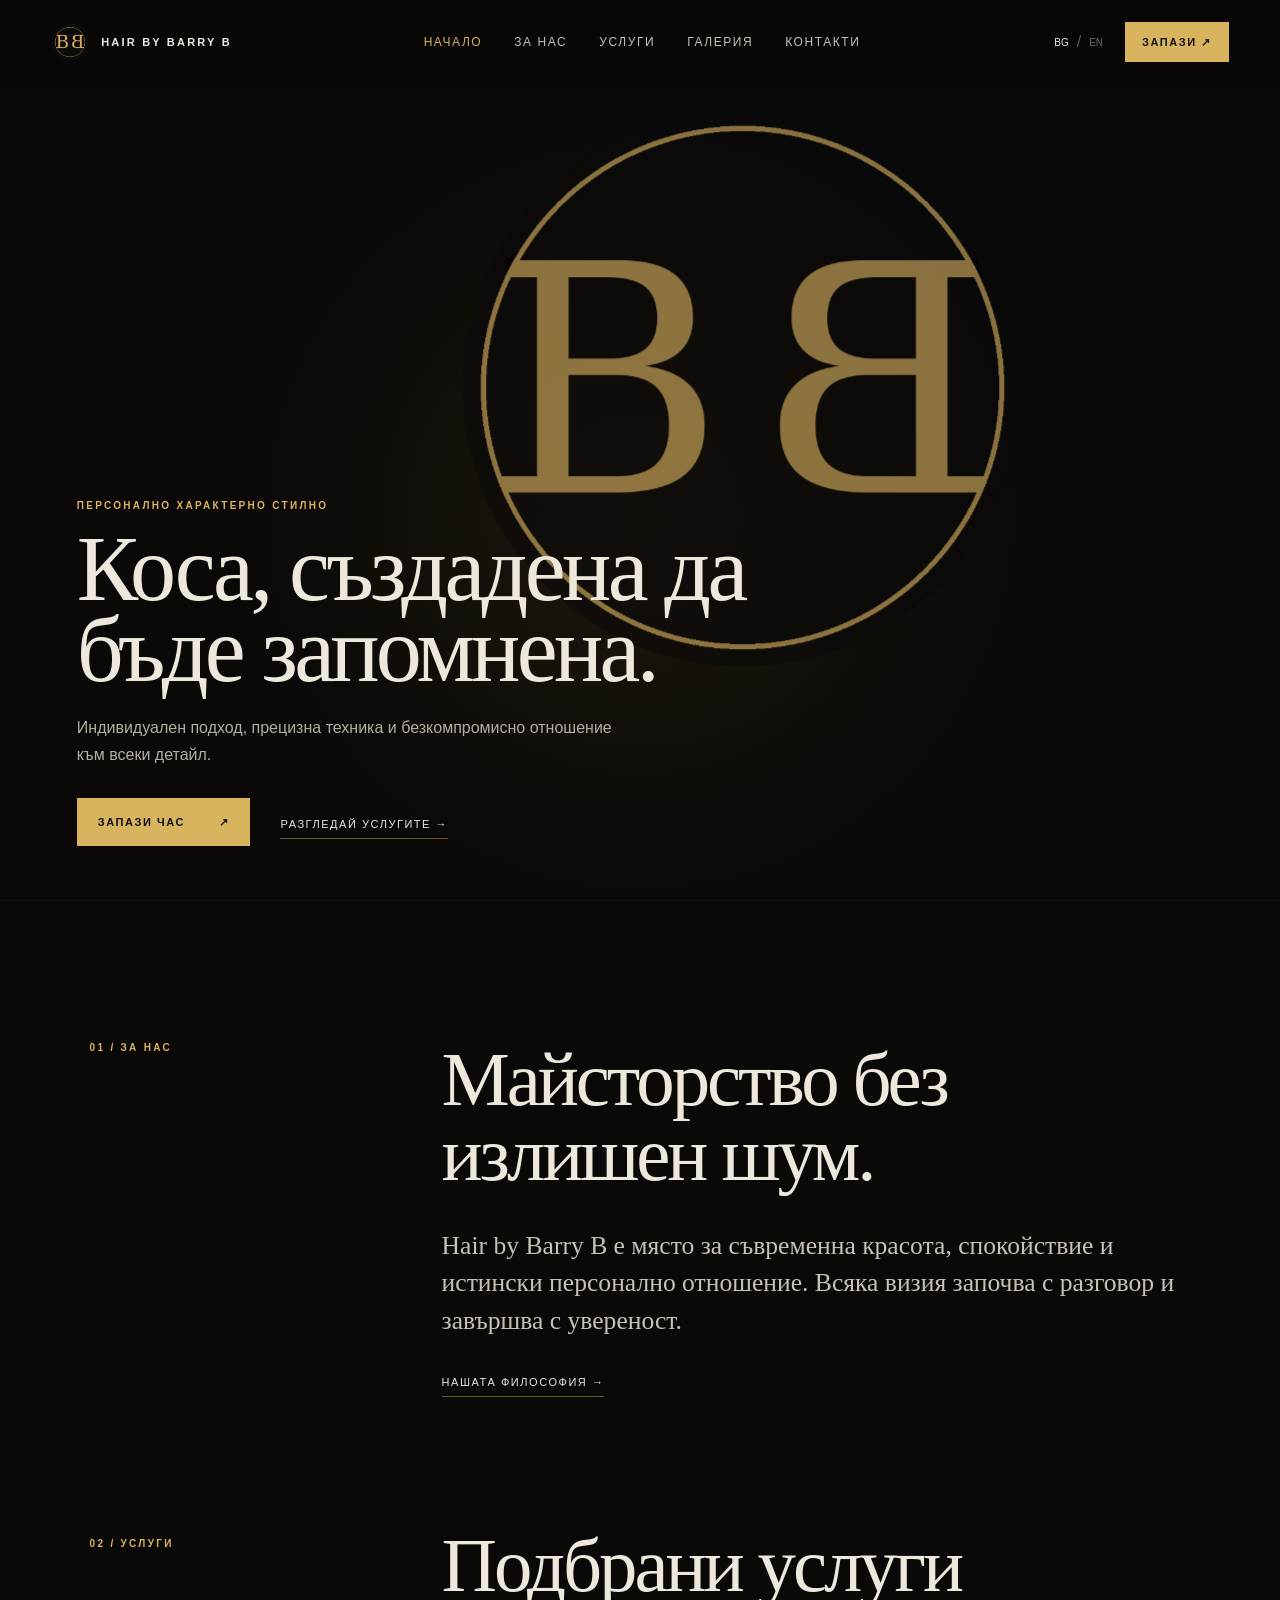
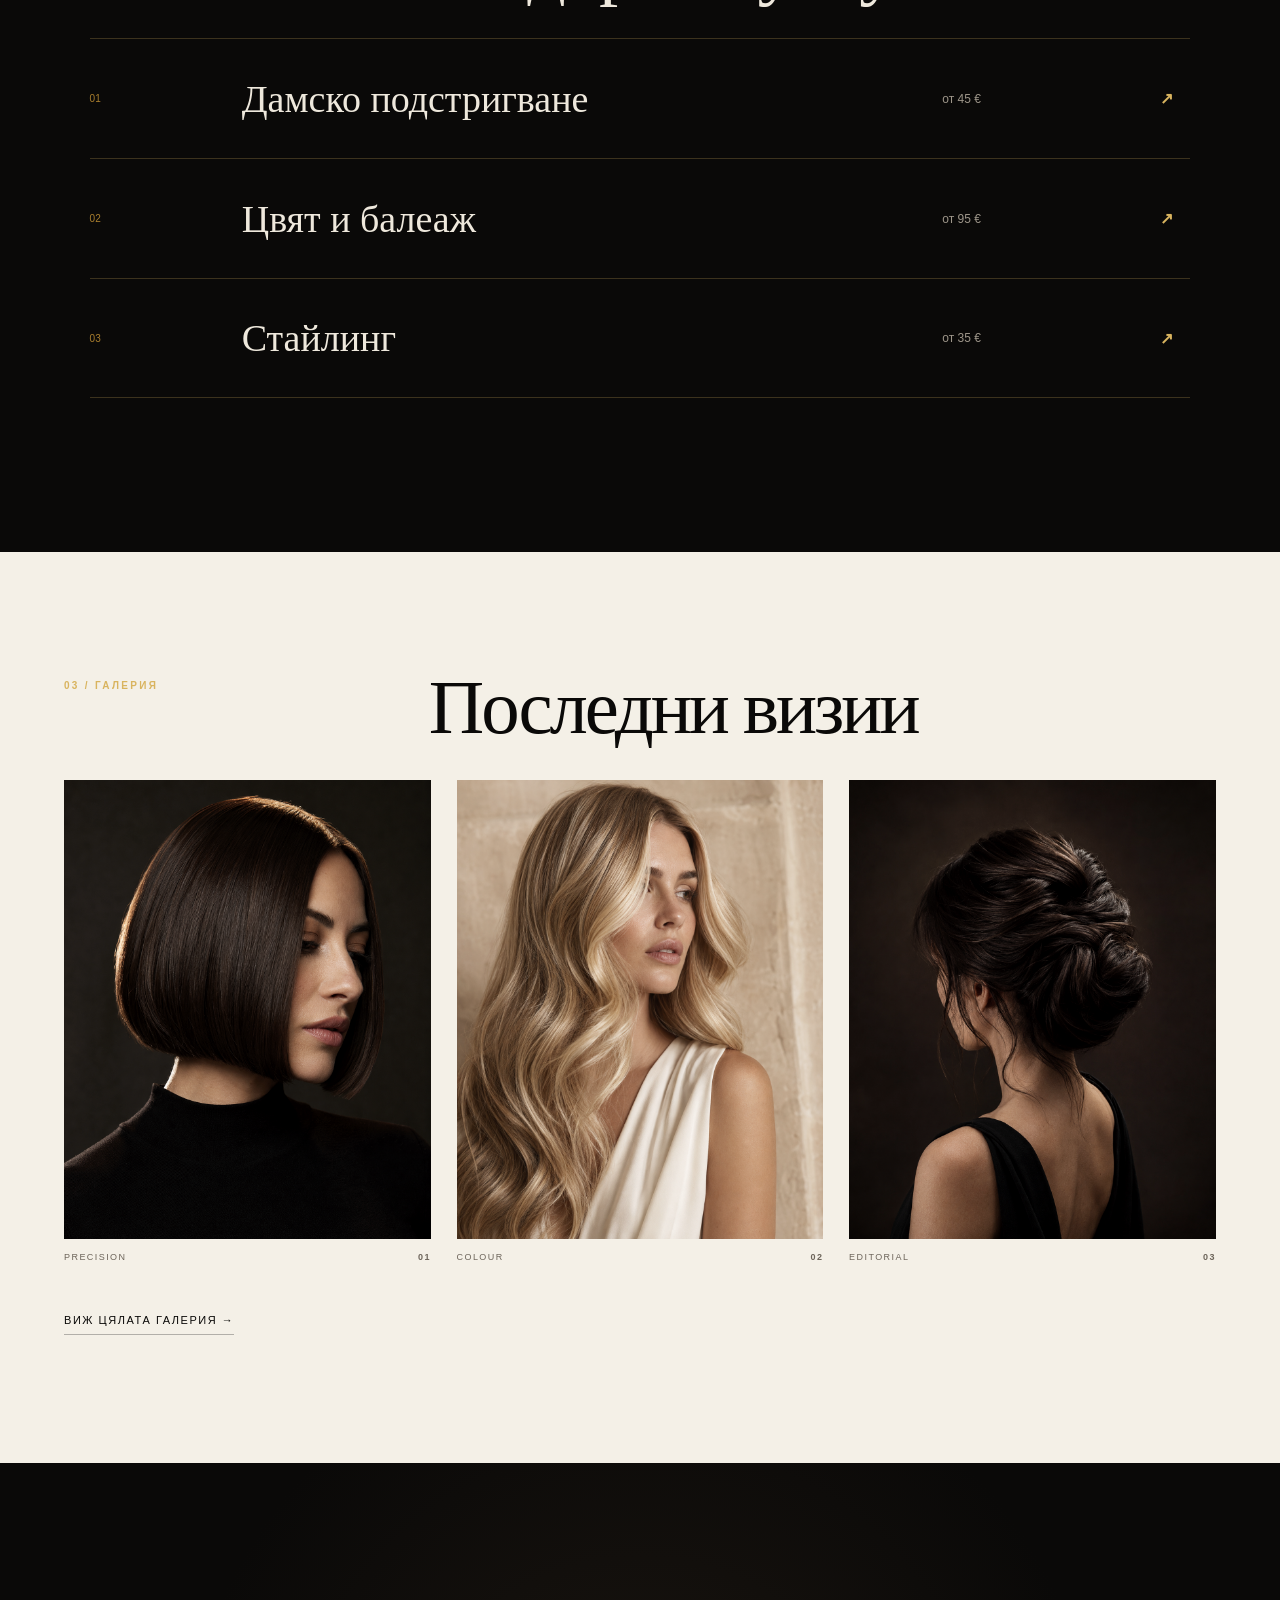
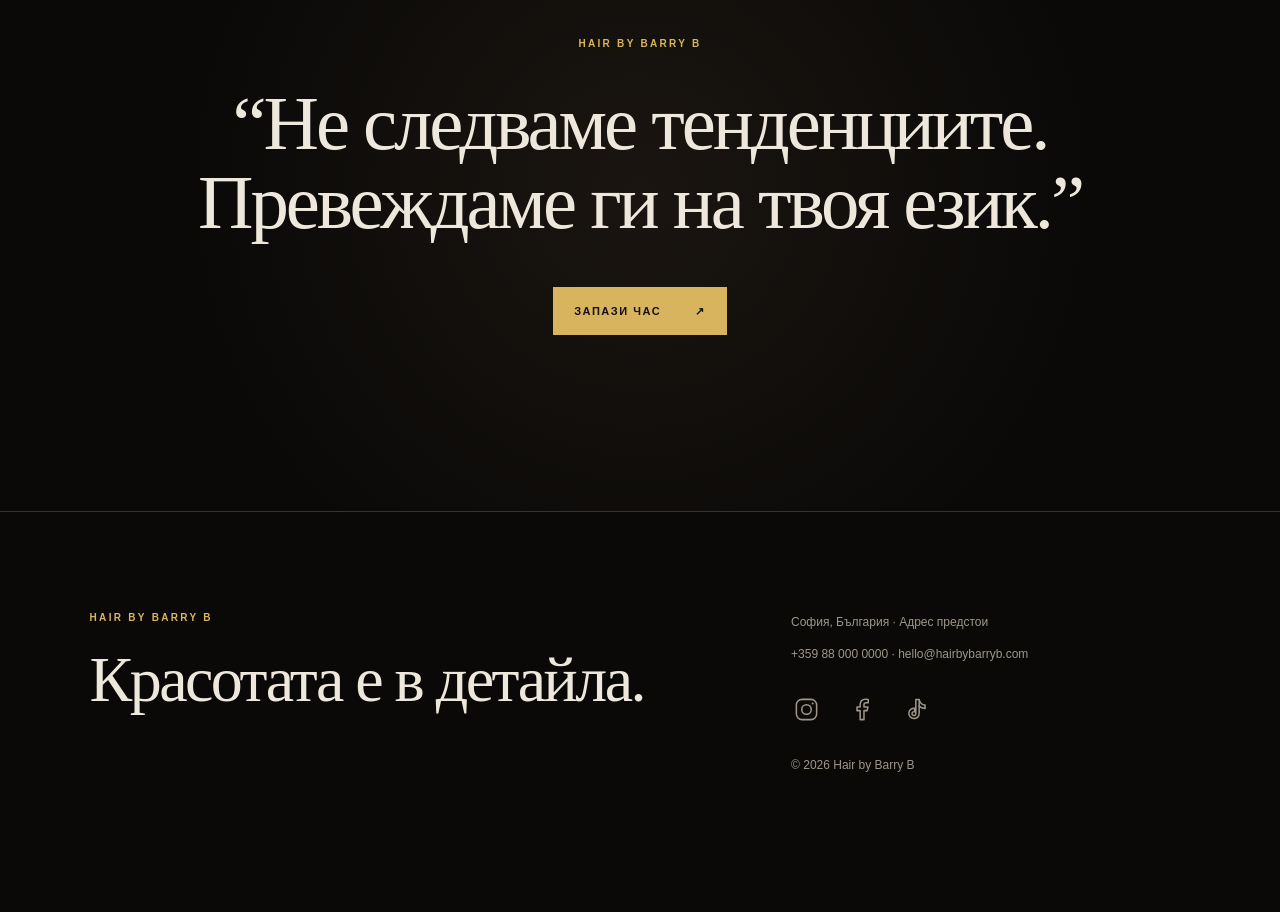
<file: index.html>
<!doctype html><html lang="bg"><head><meta charset="utf-8"><meta name="viewport" content="width=device-width,initial-scale=1"><meta name="theme-color" content="#0a0908"><title>Hair by Barry B</title><meta name="description" content="Luxury hair styling, colour and care in Sofia."><link rel="icon" href="assets/BB_luxury_monogram.png"><link rel="stylesheet" href="styles.css"></head><body data-page="home"><div id="app"></div><script src="app.js"></script></body></html>
</file>
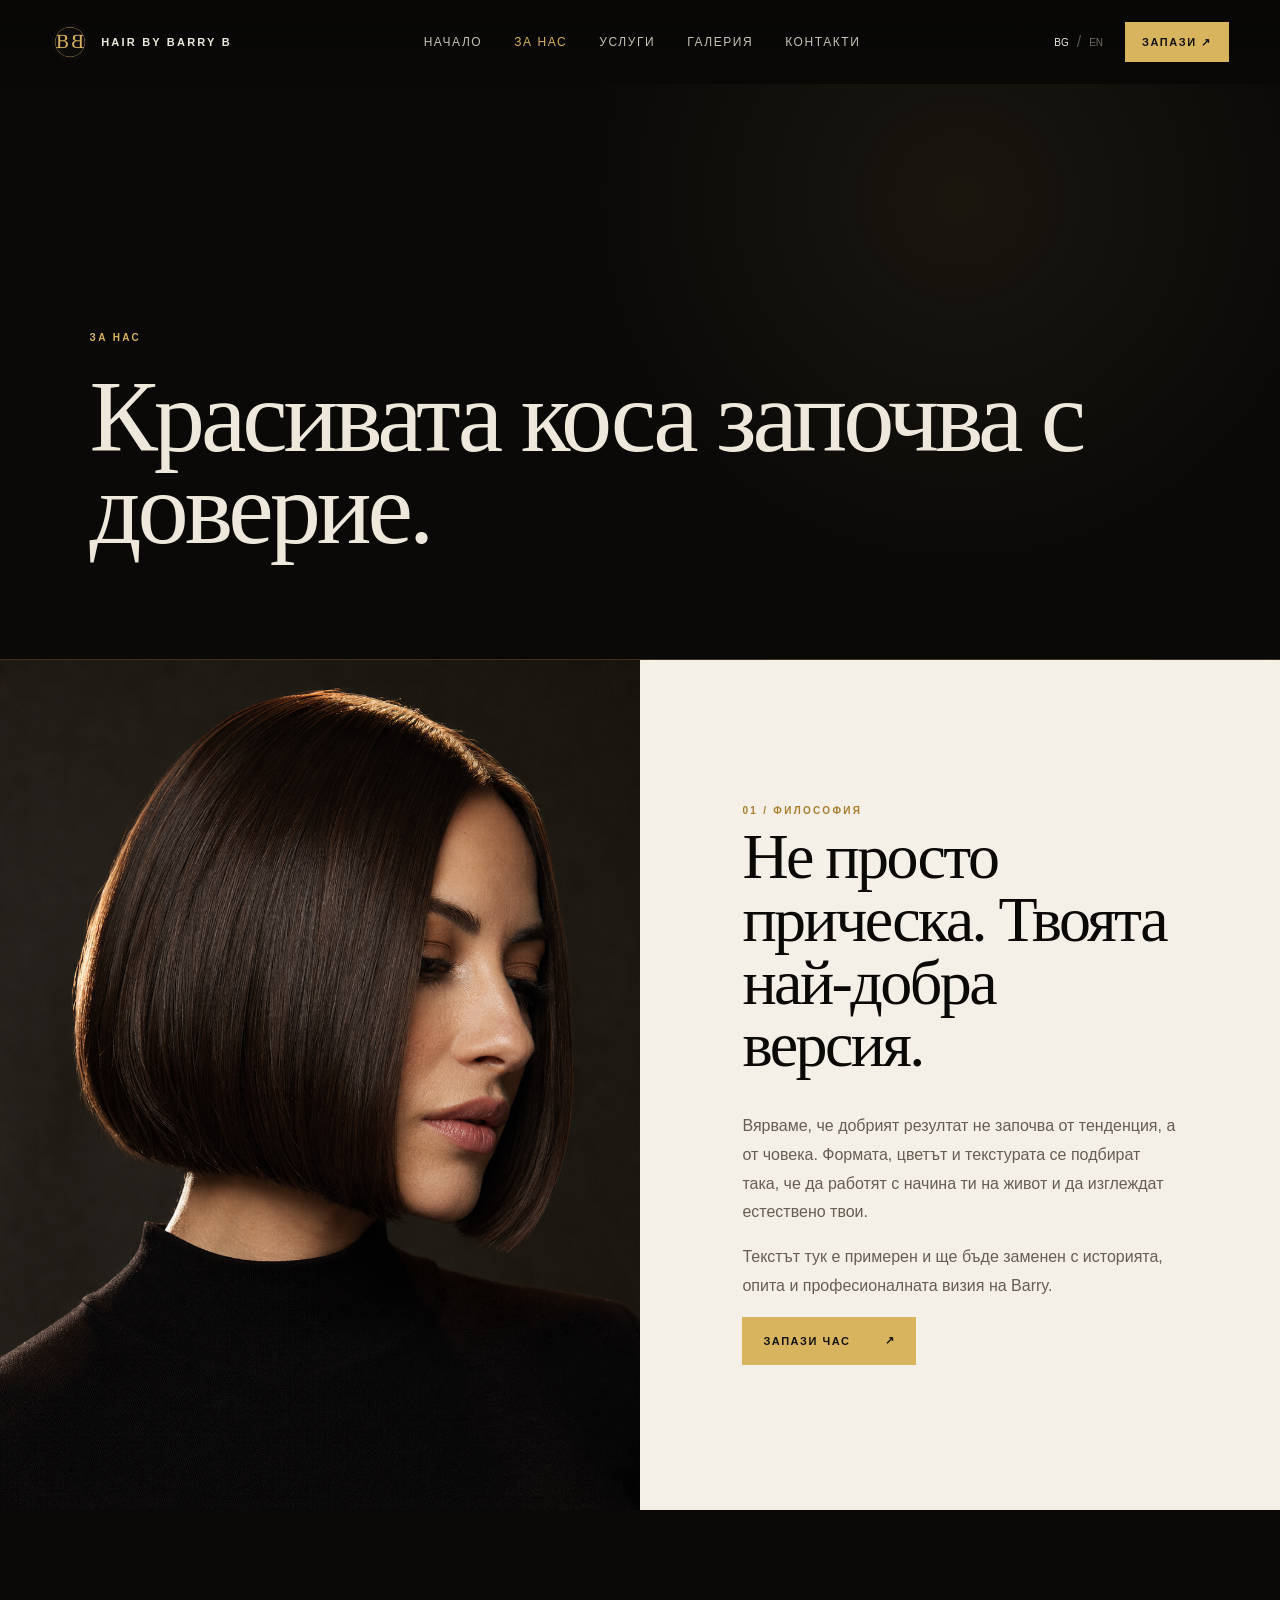
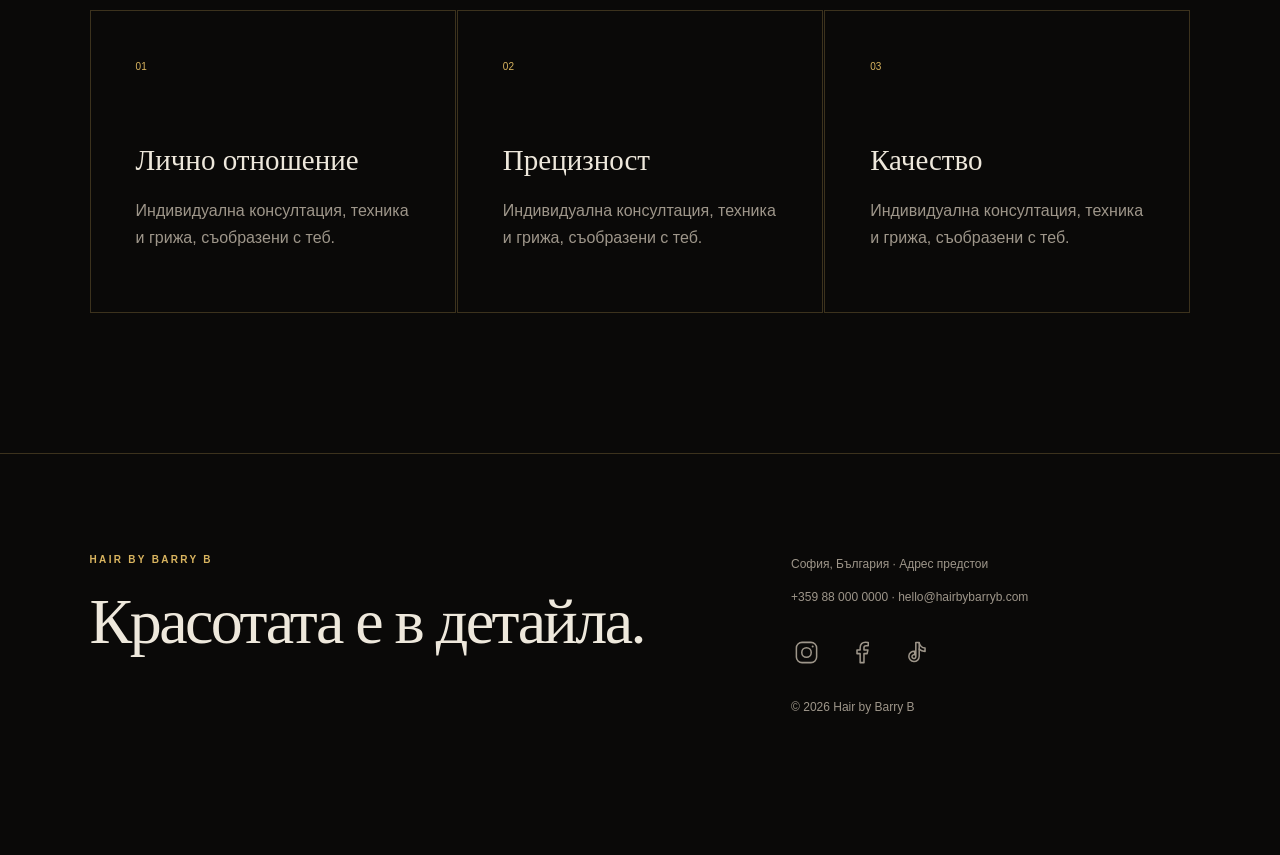
<file: about/index.html>
<!doctype html><html lang="bg"><head><meta charset="utf-8"><meta name="viewport" content="width=device-width,initial-scale=1"><meta name="theme-color" content="#0a0908"><base href="../"><title>За нас — Hair by Barry B</title><link rel="icon" href="assets/BB_luxury_monogram.png"><link rel="stylesheet" href="styles.css"></head><body data-page="about"><div id="app"></div><script src="app.js"></script></body></html>
</file>
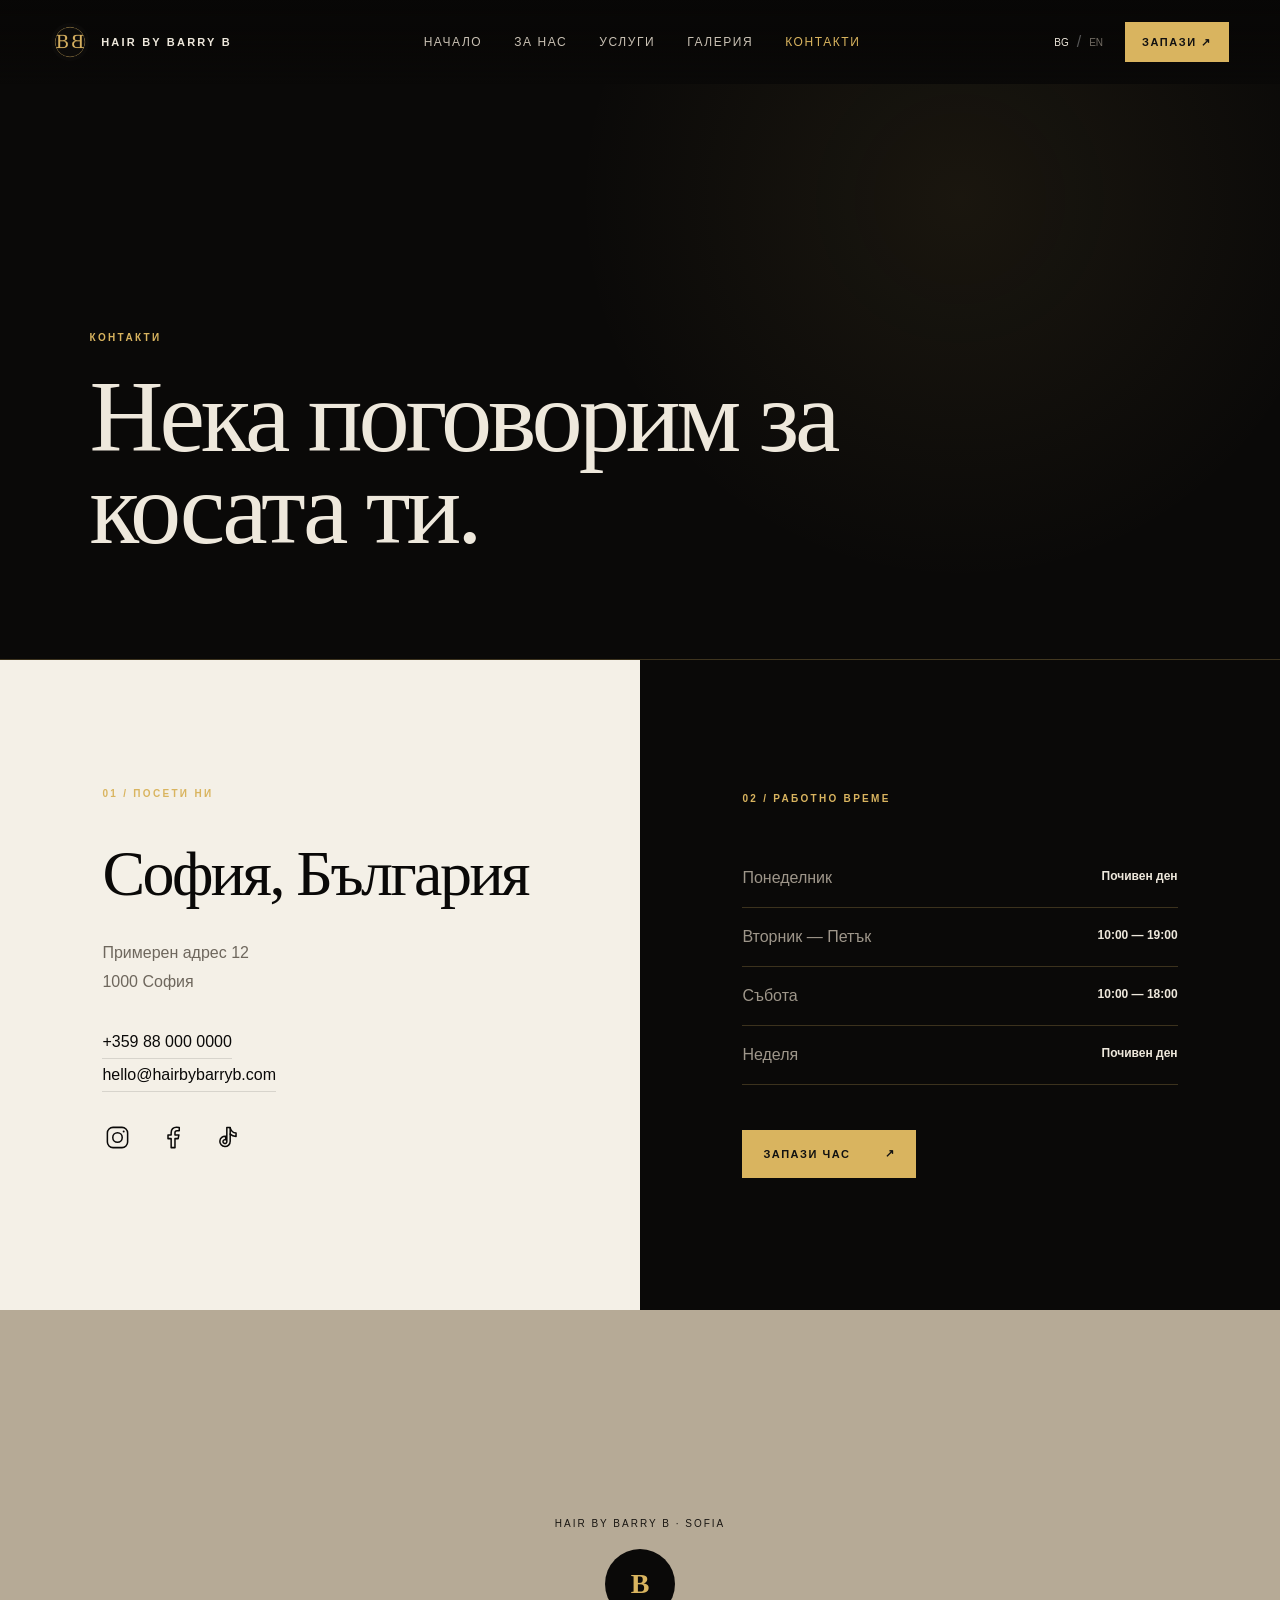
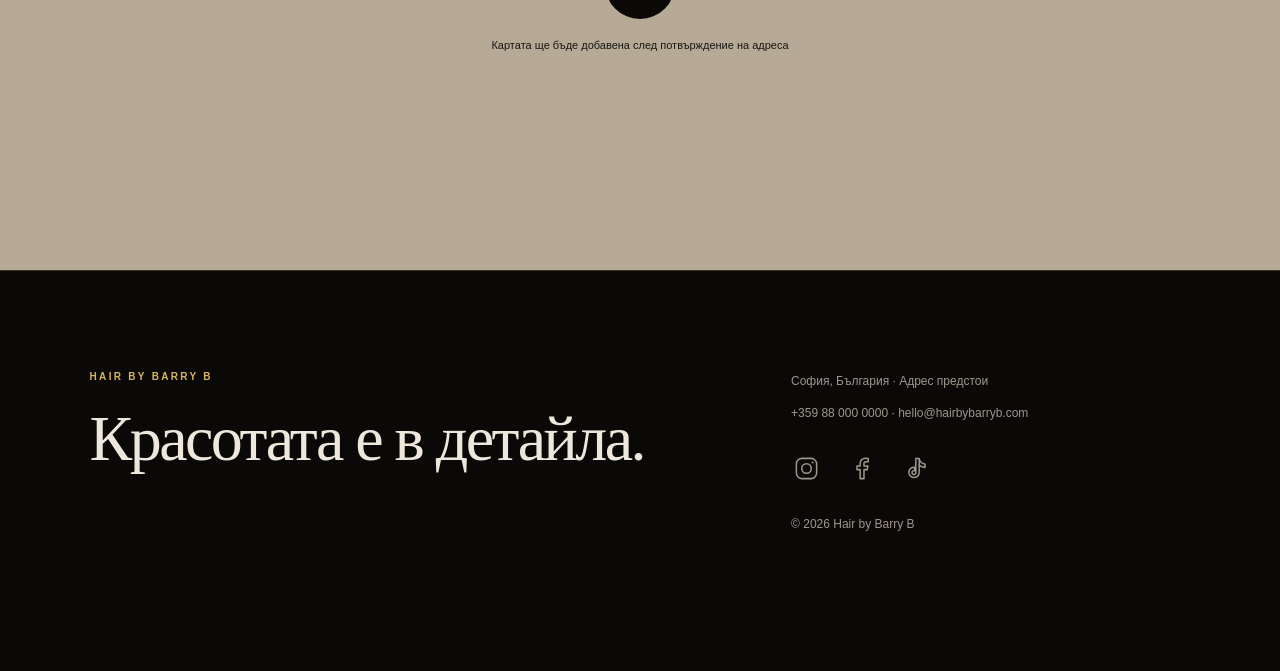
<file: contact/index.html>
<!doctype html><html lang="bg"><head><meta charset="utf-8"><meta name="viewport" content="width=device-width,initial-scale=1"><meta name="theme-color" content="#0a0908"><base href="../"><title>Контакти — Hair by Barry B</title><link rel="icon" href="assets/BB_luxury_monogram.png"><link rel="stylesheet" href="styles.css"></head><body data-page="contact"><div id="app"></div><script src="app.js"></script></body></html>
</file>
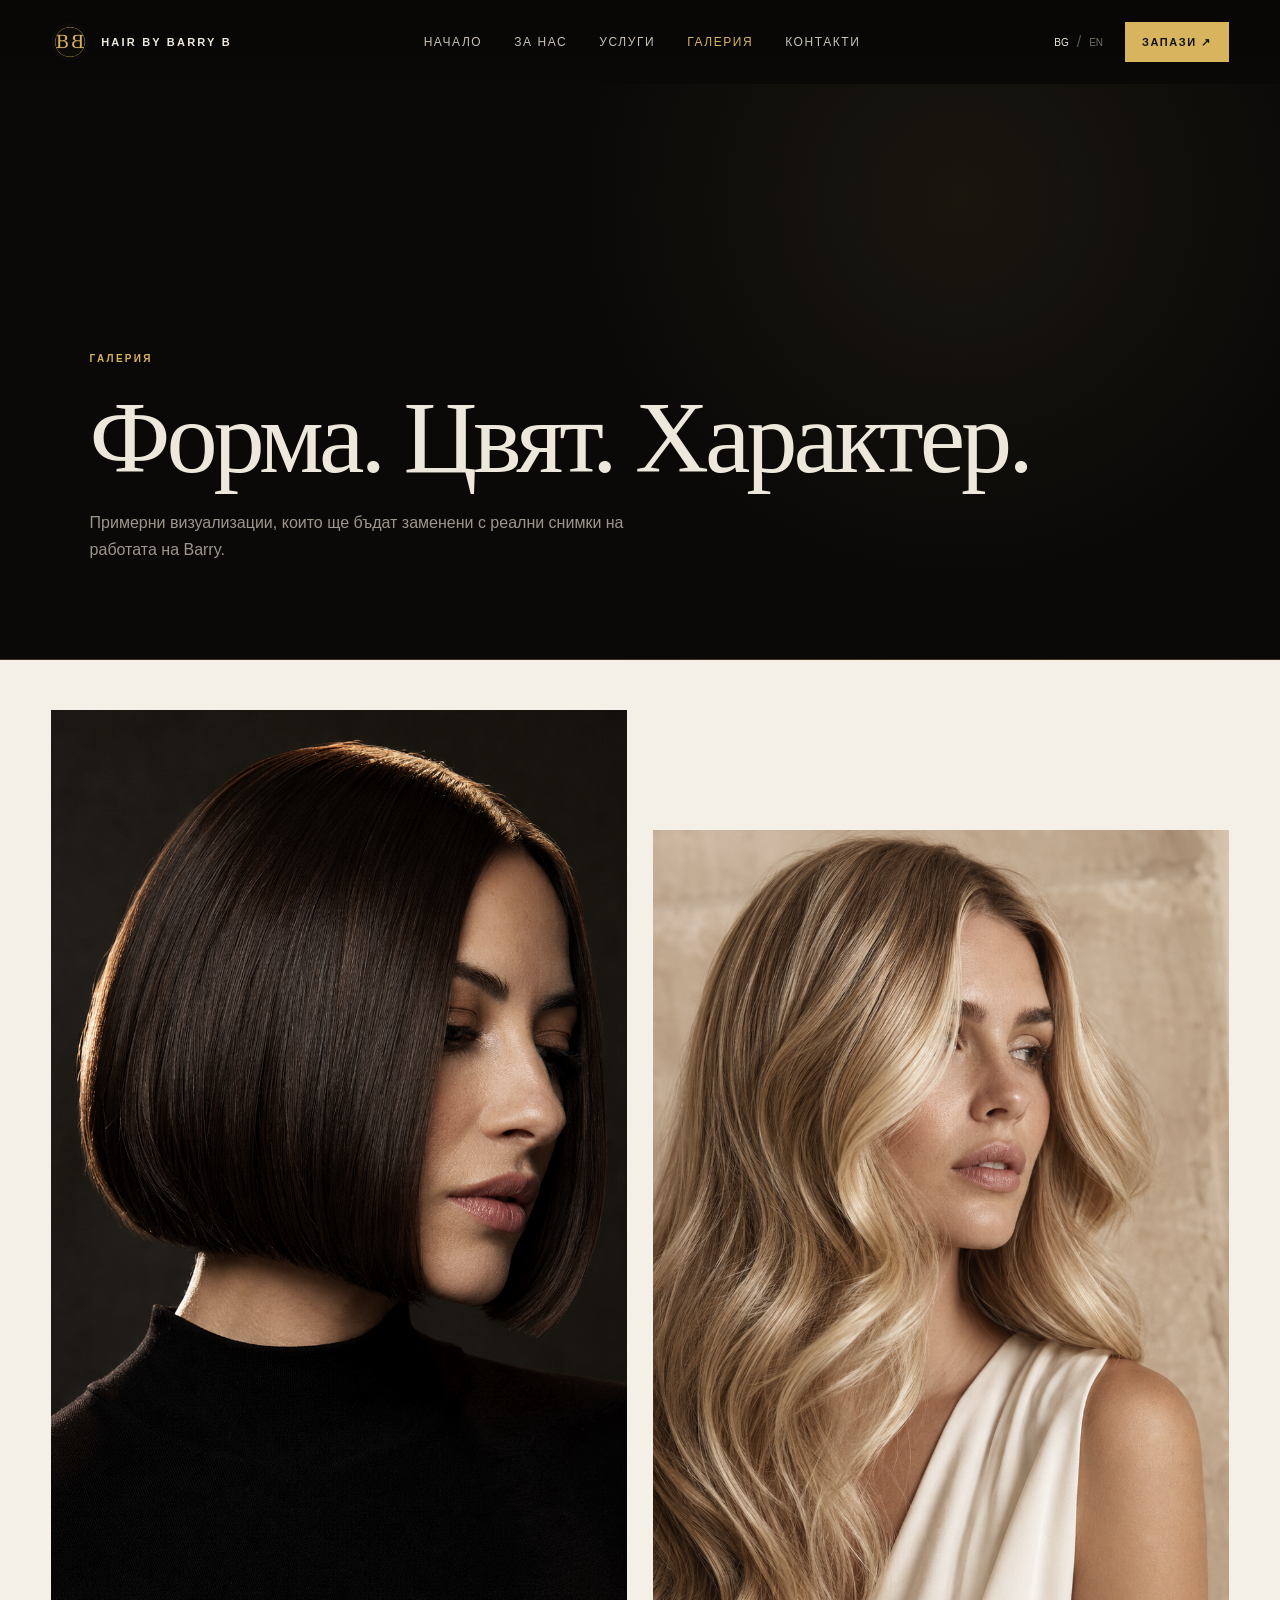
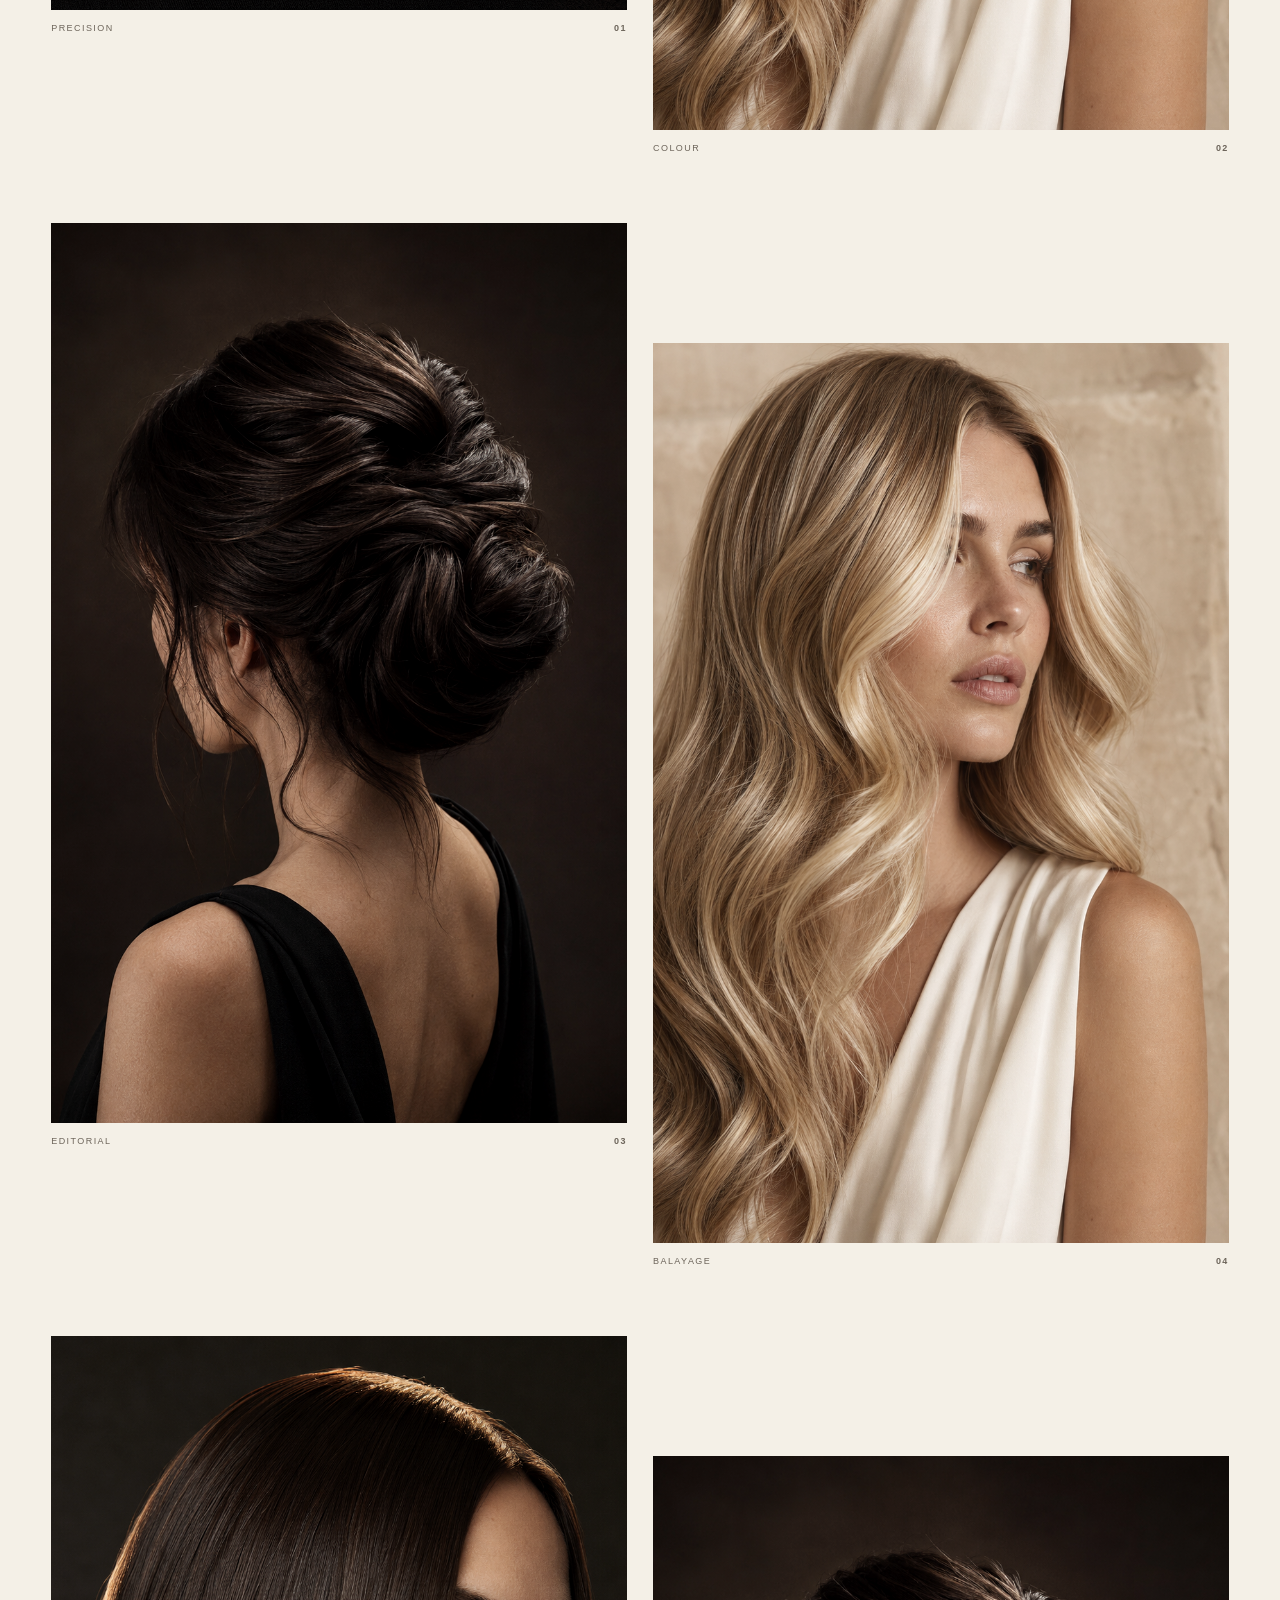
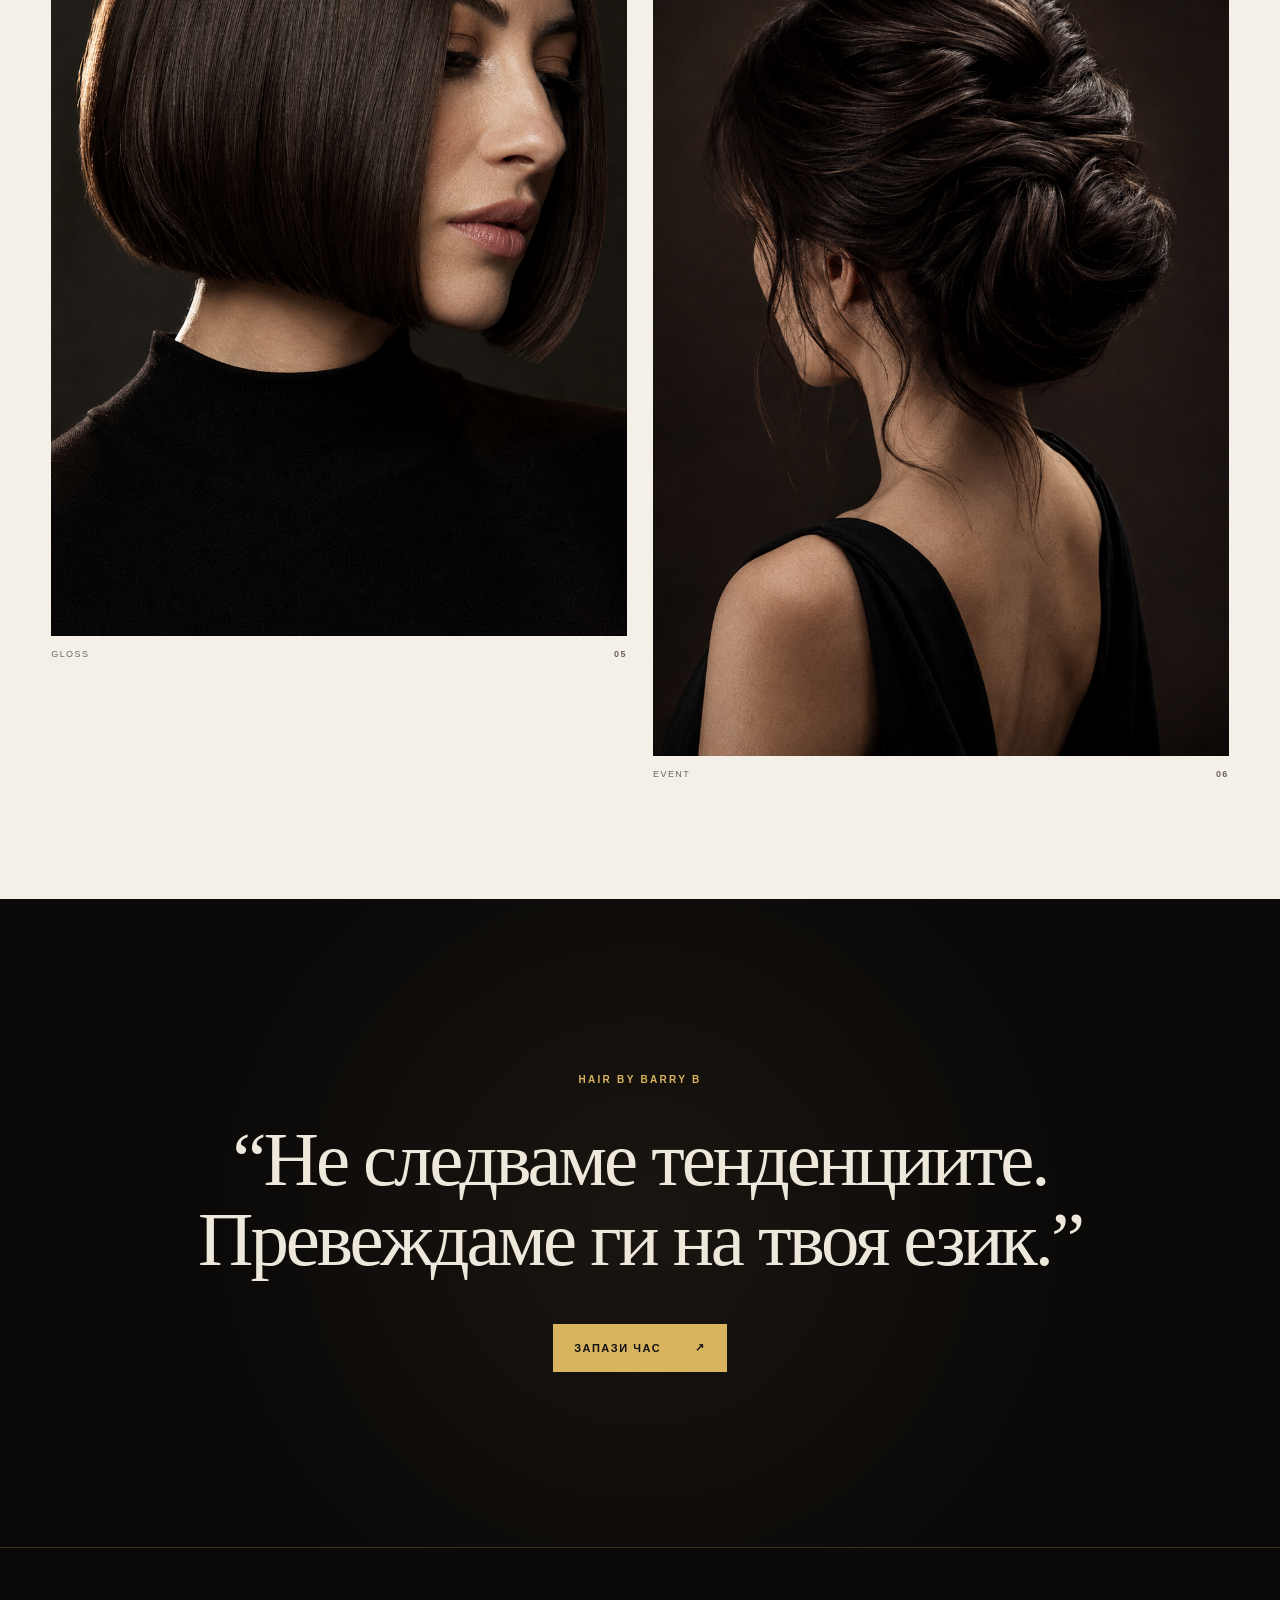
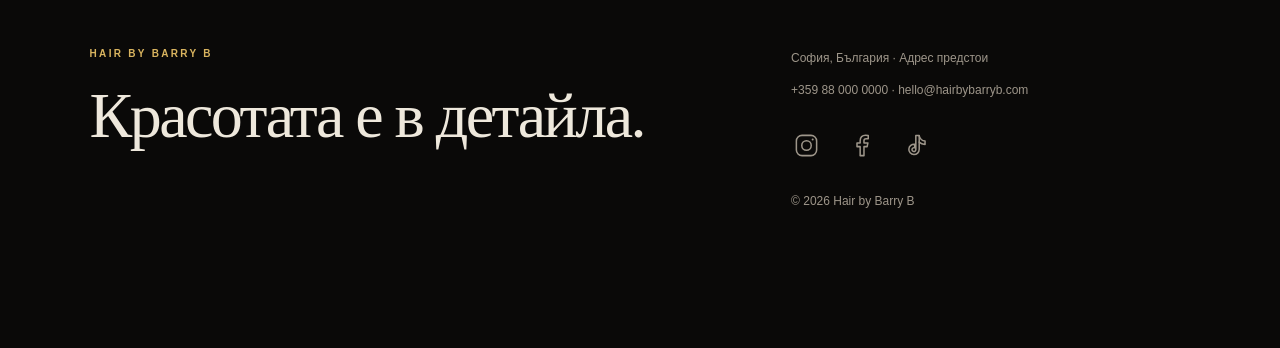
<file: gallery/index.html>
<!doctype html><html lang="bg"><head><meta charset="utf-8"><meta name="viewport" content="width=device-width,initial-scale=1"><meta name="theme-color" content="#0a0908"><base href="../"><title>Галерия — Hair by Barry B</title><link rel="icon" href="assets/BB_luxury_monogram.png"><link rel="stylesheet" href="styles.css"></head><body data-page="gallery"><div id="app"></div><script src="app.js"></script></body></html>
</file>
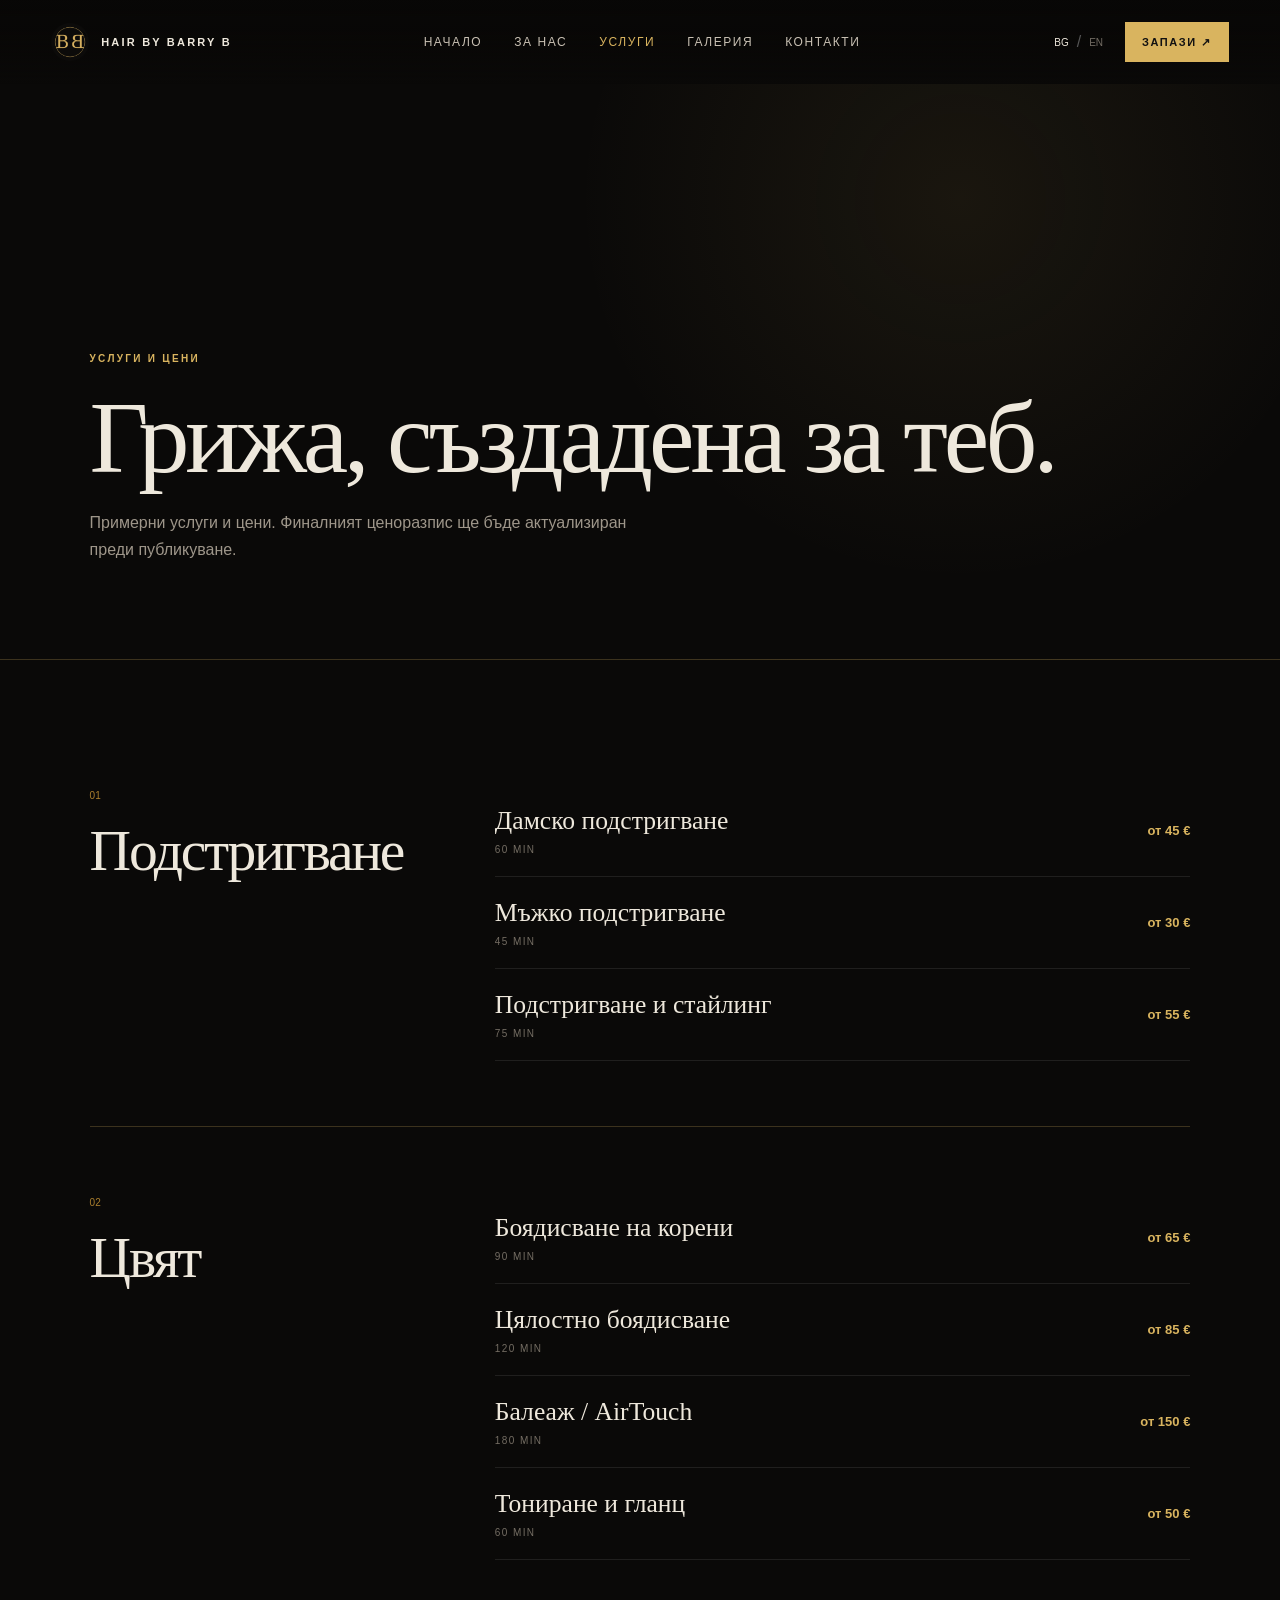
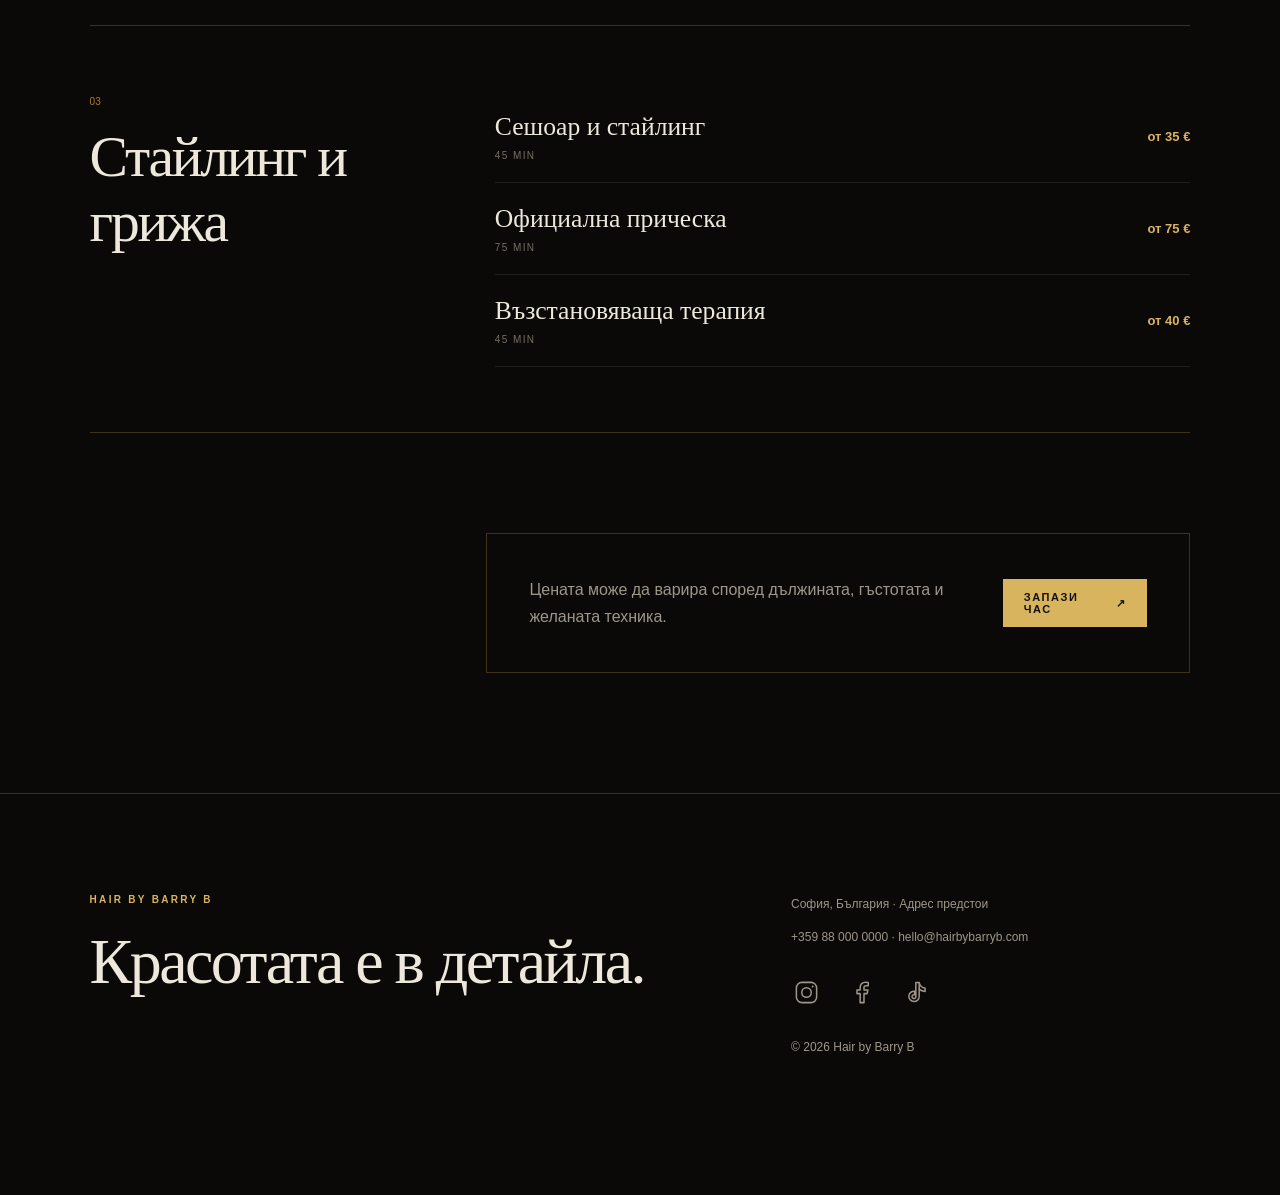
<file: services/index.html>
<!doctype html><html lang="bg"><head><meta charset="utf-8"><meta name="viewport" content="width=device-width,initial-scale=1"><meta name="theme-color" content="#0a0908"><base href="../"><title>Услуги — Hair by Barry B</title><link rel="icon" href="assets/BB_luxury_monogram.png"><link rel="stylesheet" href="styles.css"></head><body data-page="services"><div id="app"></div><script src="app.js"></script></body></html>
</file>
<file: styles.css>
:root{--ink:#0a0908;--cream:#eee8dc;--paper:#f4f0e7;--gold:#d9b45f;--gold2:#a97e2d;--muted:#9e968a;--line:rgba(217,180,95,.24)}*{box-sizing:border-box}html{scroll-behavior:smooth;background:var(--ink)}body{margin:0;background:var(--ink);color:var(--cream);font-family:Arial,Helvetica,sans-serif;overflow-x:hidden;padding-bottom:0}a{color:inherit;text-decoration:none}img{display:block;width:100%}h1,h2,h3,p{margin-top:0}h1,h2,blockquote{font-family:Georgia,"Times New Roman",serif;font-weight:400;letter-spacing:-.04em}.eyebrow,.number{font-size:10px;letter-spacing:.23em;font-weight:700;color:var(--gold);text-transform:uppercase}header{position:fixed;z-index:50;inset:0 0 auto;height:84px;padding:0 clamp(22px,4vw,64px);display:flex;align-items:center;justify-content:space-between;background:linear-gradient(to bottom,rgba(8,7,6,.96),rgba(8,7,6,.75),transparent)}.brand{display:flex;align-items:center;gap:12px;font-size:11px;letter-spacing:.2em;font-weight:600;white-space:nowrap}.brand img{width:38px;height:38px;object-fit:cover;border-radius:50%}nav{display:flex;align-items:center;gap:clamp(20px,2.5vw,42px)}nav>a{color:#c9c1b4;font-size:12px;text-transform:uppercase;letter-spacing:.13em;transition:.25s}nav>a:hover,nav>a.active{color:var(--gold)}.head-actions,.language{display:flex;align-items:center}.head-actions{gap:20px}.language{gap:6px}.language button{padding:5px 2px;border:0;background:transparent;color:#736d64;font-size:10px;cursor:pointer}.language button.active{color:var(--cream)}.language i{color:#555;font-style:normal}.book{min-height:48px;display:inline-flex;align-items:center;justify-content:space-between;gap:34px;padding:0 20px;border:1px solid var(--gold);background:var(--gold);color:#111;font-size:11px;font-weight:700;letter-spacing:.14em;text-transform:uppercase;transition:.25s}.book:hover{background:transparent;color:var(--gold)}.book.small{min-height:40px;padding:0 16px;gap:18px}.menu,.nav-socials,.nav-book,.mobile-book{display:none}.hero{min-height:100svh;position:relative;overflow:hidden;display:grid;place-items:center;padding:120px clamp(22px,6vw,90px) 54px;isolation:isolate}.glow{position:absolute;inset:10% auto auto 50%;width:min(850px,90vw);height:min(850px,90vw);transform:translateX(-50%);border-radius:50%;background:radial-gradient(circle,rgba(165,116,40,.12),transparent 67%)}.monogram{width:min(52vw,680px);aspect-ratio:1;position:absolute;top:43%;left:58%;transform:translate(-50%,-50%);opacity:.63;filter:drop-shadow(0 0 40px rgba(217,180,95,.08));clip-path:circle(42%)}.half{position:absolute;inset:0;overflow:hidden}.half img{height:100%;object-fit:cover}.half.left{clip-path:inset(0 50% 0 0);animation:left 1.55s cubic-bezier(.16,1,.3,1) both}.half.right{clip-path:inset(0 0 0 50%);animation:right 1.55s cubic-bezier(.16,1,.3,1) both}@keyframes left{from{transform:translateX(-85px);opacity:0}}@keyframes right{from{transform:translateX(85px);opacity:0}}.hero-copy{position:relative;z-index:2;width:min(1180px,100%);margin-top:auto;animation:rise 1s .65s ease both}@keyframes rise{from{opacity:0;transform:translateY(25px)}}.hero h1{max-width:790px;font-size:clamp(58px,7.2vw,118px);line-height:.88;margin:18px 0 24px;text-wrap:balance}.hero-copy>p:not(.eyebrow){max-width:540px;color:#b5ada1;font-size:16px;line-height:1.65}.actions{display:flex;gap:30px;align-items:center;margin-top:30px}.text-link{display:inline-flex;padding:12px 0 8px;border-bottom:1px solid rgba(217,180,95,.45);font-size:11px;letter-spacing:.14em;text-transform:uppercase}.grid{display:grid;grid-template-columns:25% 1fr;gap:6vw;padding:clamp(90px,11vw,170px) clamp(22px,7vw,110px);border-top:1px solid rgba(255,255,255,.05)}.grid>div{max-width:830px}.grid h2,.section-title h2,.about-block h2{font-size:clamp(44px,6vw,88px);line-height:.98;margin-bottom:35px}.lead{font-family:Georgia,serif;font-size:clamp(21px,2vw,31px);line-height:1.45;color:#c9c1b4}.services-home{padding:0 clamp(22px,7vw,110px) clamp(100px,12vw,180px)}.section-title{display:grid;grid-template-columns:25% 1fr;gap:6vw}.section-title h2{margin-top:-10px}.service-line{min-height:120px;display:grid;grid-template-columns:12% 1fr 18% 30px;align-items:center;gap:20px;border-top:1px solid var(--line);transition:.25s}.service-line:last-child{border-bottom:1px solid var(--line)}.service-line:hover{padding:0 18px;background:rgba(217,180,95,.04)}.service-line>span{font-size:10px;color:var(--gold2)}.service-line h3{margin:0;font-family:Georgia,serif;font-size:clamp(23px,3vw,38px);font-weight:400}.service-line p{margin:0;color:var(--muted);font-size:12px}.service-line b{color:var(--gold)}.light{padding:clamp(90px,10vw,150px) clamp(22px,5vw,76px);background:var(--paper);color:var(--ink)}.gallery-row{display:grid;grid-template-columns:repeat(3,1fr);gap:clamp(12px,2vw,30px)}figure{margin:0}figure img{aspect-ratio:4/5;object-fit:cover;filter:saturate(.82) contrast(1.03)}figcaption{display:flex;justify-content:space-between;margin-top:13px;font-size:9px;letter-spacing:.16em;color:#6d655b}.dark{color:var(--ink);border-color:rgba(10,9,8,.28);margin-top:40px}.cta{min-height:72vh;padding:100px 7vw;display:flex;flex-direction:column;align-items:center;justify-content:center;text-align:center;background:radial-gradient(circle at center,#1a1510,#0a0908 64%)}.cta blockquote{max-width:1050px;margin:25px auto 45px;font-size:clamp(43px,6vw,92px);line-height:1.03}.inner{padding-top:84px}.page-hero{min-height:64vh;padding:clamp(95px,12vw,180px) clamp(22px,7vw,110px) 80px;display:flex;flex-direction:column;justify-content:flex-end;border-bottom:1px solid var(--line);background:radial-gradient(circle at 75% 20%,rgba(217,180,95,.08),transparent 36%)}.page-hero h1{max-width:1000px;margin:18px 0 24px;font-size:clamp(58px,8vw,126px);line-height:.9}.page-hero>p:not(.eyebrow){max-width:580px;color:var(--muted);font-size:16px;line-height:1.7}.about-block{display:grid;grid-template-columns:1fr 1fr;min-height:850px}.about-block>img{height:100%;object-fit:cover}.about-block>div{display:flex;flex-direction:column;align-items:flex-start;justify-content:center;padding:clamp(55px,8vw,120px);background:var(--paper);color:var(--ink)}.about-block .number{color:var(--gold2)}.about-block h2{font-size:clamp(42px,5vw,76px)}.about-block>div>p:not(.number){color:#655e54;line-height:1.8}.values{display:grid;grid-template-columns:repeat(3,1fr);padding:100px 7vw 140px;gap:1px}.values article{padding:45px;border:1px solid var(--line)}.values span{color:var(--gold);font-size:10px}.values h3{margin:70px 0 20px;font-family:Georgia,serif;font-size:29px;font-weight:400}.values p{color:var(--muted);line-height:1.7}.prices{padding:60px 7vw 100px}.price-group{display:grid;grid-template-columns:31% 1fr;gap:5vw;padding:65px 0;border-bottom:1px solid var(--line)}.price-group>div>span{color:var(--gold2);font-size:10px}.price-group h2{font-size:clamp(36px,4.5vw,68px);margin:15px 0 0}.price-group article{min-height:92px;display:flex;align-items:center;justify-content:space-between;gap:30px;border-bottom:1px solid rgba(255,255,255,.09)}.price-group article h3{margin:0 0 8px;font-family:Georgia,serif;font-size:clamp(21px,2vw,29px);font-weight:400}.price-group article p{margin:0;color:#746d63;font-size:10px;letter-spacing:.14em;text-transform:uppercase}.price-group strong{color:var(--gold);font-size:13px;white-space:nowrap}.note{margin:0 7vw 120px 38%;padding:42px;border:1px solid var(--line);display:flex;align-items:center;justify-content:space-between;gap:40px}.note p{max-width:560px;margin:0;color:var(--muted);line-height:1.7}.gallery-grid{padding:50px 4vw 120px;display:grid;grid-template-columns:repeat(2,1fr);gap:70px 26px;background:var(--paper);color:var(--ink)}.gallery-grid figure:nth-child(even){margin-top:120px}.gallery-grid img{height:min(75vw,900px);object-fit:cover}.contact{display:grid;grid-template-columns:1fr 1fr}.contact-main,.hours{min-height:650px;padding:clamp(55px,8vw,120px);display:flex;flex-direction:column;align-items:flex-start;justify-content:center}.contact-main{background:var(--paper);color:var(--ink)}.contact-main h2{font-size:clamp(42px,5vw,70px);margin:28px 0}.contact-main>p:not(.number){color:#6e675d;line-height:1.8;margin-bottom:30px}.contact-main>a{padding:7px 0;border-bottom:1px solid rgba(10,9,8,.12)}.hours>.number{margin-bottom:45px}.hours>div{width:100%;display:flex;justify-content:space-between;padding:20px 0;border-bottom:1px solid var(--line);color:var(--muted)}.hours>div b{color:var(--cream);font-size:12px}.hours>.book{margin-top:45px}.map{min-height:560px;display:grid;place-items:center;align-content:center;gap:20px;background:#b6aa96;color:#191612}.map>b{width:70px;height:70px;border-radius:50%;display:grid;place-items:center;background:var(--ink);color:var(--gold);font-family:Georgia,serif;font-size:28px}.map>span{font-size:10px;letter-spacing:.2em}.map>p{font-size:11px}.socials{display:flex;align-items:center;gap:24px;margin:28px 0}.socials a{width:31px;height:34px;display:grid;place-items:center;transition:.25s}.socials a:hover{color:var(--gold);transform:translateY(-2px)}.socials svg{width:27px;height:27px;fill:none;stroke:currentColor;stroke-width:1.35;stroke-linecap:round;stroke-linejoin:round}.socials .dot{fill:currentColor;stroke:none}footer{display:grid;grid-template-columns:1.2fr .8fr;gap:8vw;padding:100px 7vw 125px;border-top:1px solid var(--line)}footer h2{max-width:650px;margin-top:25px;font-size:clamp(43px,5vw,75px);line-height:1}.footer-info{align-self:end;color:var(--muted);font-size:12px;line-height:1.7}
@media(max-width:980px){nav{position:fixed;inset:0;padding:110px 28px;flex-direction:column;justify-content:center;align-items:stretch;background:rgba(8,7,6,.99);transform:translateY(-105%);opacity:0;transition:.45s}nav.open{transform:none;opacity:1}nav>a{padding:14px 0;font-family:Georgia,serif;font-size:34px;text-transform:none;border-bottom:1px solid rgba(255,255,255,.08)}.nav-socials,.nav-book{display:block}.menu{position:relative;z-index:2;width:42px;height:42px;display:grid;place-content:center;gap:7px;border:1px solid var(--line);background:transparent}.menu span{display:block;width:18px;height:1px;background:var(--gold)}.menu.open span:first-child{transform:translateY(4px) rotate(45deg)}.menu.open span:last-child{transform:translateY(-4px) rotate(-45deg)}.book.small{display:none}.monogram{width:min(76vw,620px);left:66%;top:40%}.hero-copy{margin-top:46vh}}
@media(max-width:700px){body{padding-bottom:72px}header{height:68px;padding:0 17px}.brand img{width:34px;height:34px}.brand span{font-size:9px}.head-actions{gap:13px}.menu{width:38px;height:38px}.mobile-book{position:fixed;z-index:45;left:0;right:0;bottom:0;display:block;padding:10px 12px;background:rgba(8,7,6,.95);border-top:1px solid var(--line)}.mobile-book .book{width:100%;min-height:50px}.hero{min-height:calc(100svh - 68px);padding:88px 21px 32px;align-items:end}.monogram{width:94vw;left:61%;top:36%;opacity:.52}.hero-copy{margin-top:47vh}.hero h1{font-size:clamp(49px,15vw,72px);line-height:.9}.hero-copy>p:not(.eyebrow){font-size:14px}.actions{flex-direction:column;align-items:stretch;gap:12px}.actions .book{display:none}.grid,.section-title{grid-template-columns:1fr;gap:30px}.grid{padding:85px 21px}.grid h2,.section-title h2{font-size:47px}.lead{font-size:21px}.services-home{padding:0 21px 90px}.service-line{min-height:100px;grid-template-columns:30px 1fr auto;gap:10px}.service-line p{display:none}.service-line h3{font-size:23px}.light{padding:85px 21px}.gallery-row{display:flex;margin:0 -21px;padding:0 21px 18px;gap:14px;overflow-x:auto;scroll-snap-type:x mandatory}.gallery-row figure{flex:0 0 78vw;scroll-snap-align:center}.cta{min-height:62vh;padding:80px 21px}.cta blockquote{font-size:44px}.inner{padding-top:68px}.page-hero{min-height:58vh;padding:90px 21px 52px}.page-hero h1{font-size:59px}.about-block{grid-template-columns:1fr;min-height:0}.about-block>img{height:125vw}.about-block>div{padding:70px 21px}.about-block h2{font-size:45px}.values{grid-template-columns:1fr;padding:70px 21px 100px}.values article{padding:30px}.values h3{margin-top:35px}.prices{padding:30px 21px 70px}.price-group{grid-template-columns:1fr;gap:35px;padding:48px 0}.price-group article{min-height:85px}.note{margin:0 21px 90px;padding:28px;flex-direction:column;align-items:stretch}.gallery-grid{grid-template-columns:1fr;gap:45px;padding:30px 14px 90px}.gallery-grid figure:nth-child(even){margin-top:0}.gallery-grid img{height:128vw}.contact{grid-template-columns:1fr}.contact-main,.hours{min-height:540px;padding:65px 21px}.map{min-height:420px;text-align:center;padding:25px}footer{grid-template-columns:1fr;padding:75px 21px 45px}footer h2{font-size:46px}}
@media(prefers-reduced-motion:reduce){*,*::before,*::after{animation-duration:.01ms!important;transition-duration:.01ms!important}}
</file>
